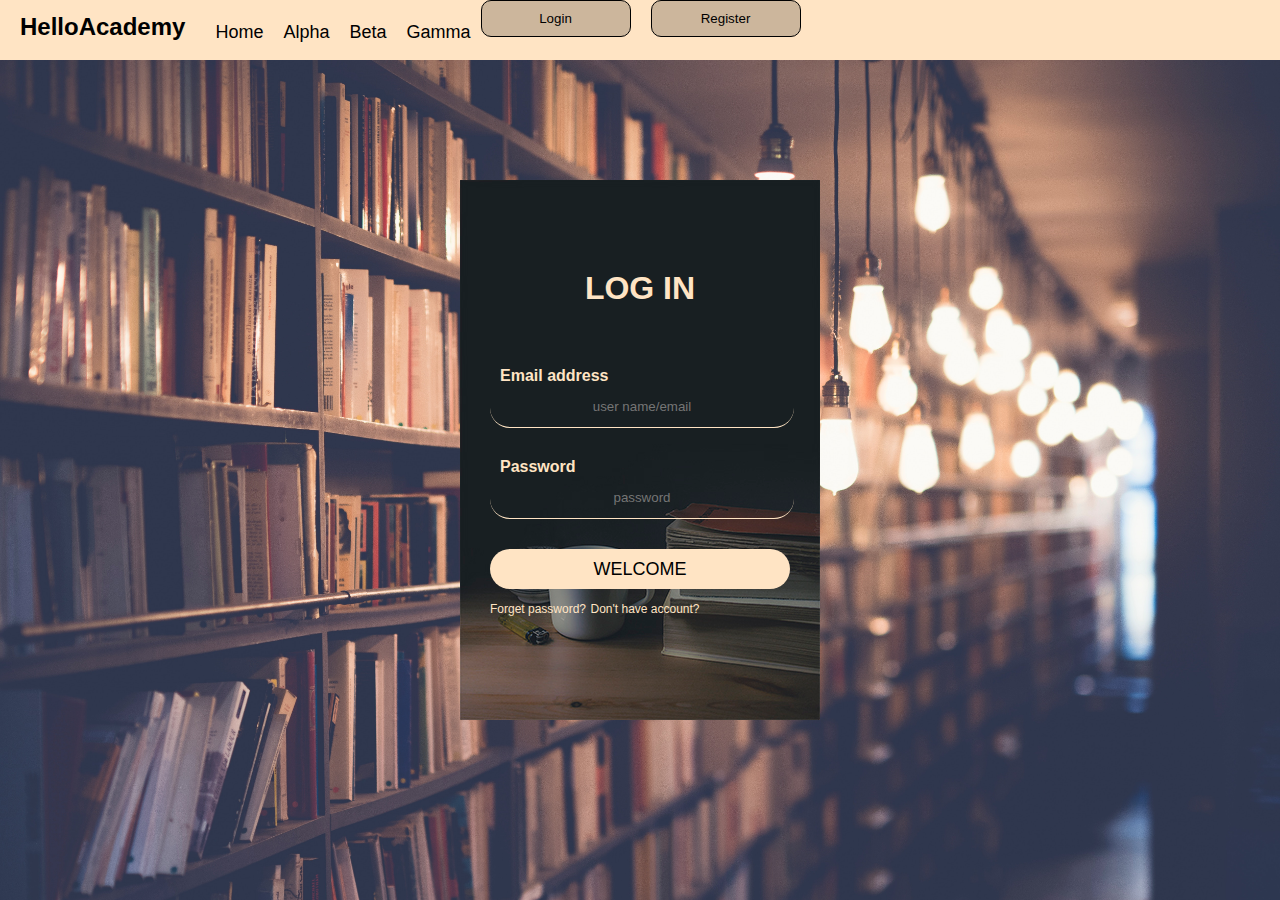
<file: Api/login.html>
<!DOCTYPE html>
<html lang="en">
<head>
    <meta charset="UTF-8">
    <meta name="viewport" content="width=device-width, initial-scale=1.0">
    <meta http-equiv="X-UA-Compatible" content="ie=edge">
    <link rel="stylesheet" href="css/login.css">
    <link rel="stylesheet" href="css/nav.css">
    <title> Login</title>
</head>

<body>
   <div class="navbar"> <nav>
        <p>HelloAcademy</p>
        <ul>
            <li><a href="#">Home</a></li>
            <li><a href="#">Alpha</a></li>
            <li><a href="#">Beta</a>
                <ul>
                    <li><a href="#">Alpha</a></li>
                    <li><a href="#">Beta</a></li>
                    <li><a href="#">Gamma</a></li>
                </ul>
            </li>
            <li><a href="#">Gamma</a>
            </li>
        </ul>
        <ul class="buttons">
            <li><button>Login</button></li>
            <li><button>Register</button></li>
        </ul>
    </nav></div>
<!--Login Page-->
    <div class="login">
        <form action="#" name="login1">
            <h1>LOG IN</h1>
            <p>
                <b>Email address</b>
                <input type="text" placeholder="user name/email" name="em">
                <b>Password</b>
                <input type="password" placeholder="password">
                <input type="submit" value="welcome" name="ps">
                <a href="#">Forget password?</a>
                <a class="reg" href="#">Don't have account?</a></p>
        </form>
    </div>
</body>
</html>
</file>
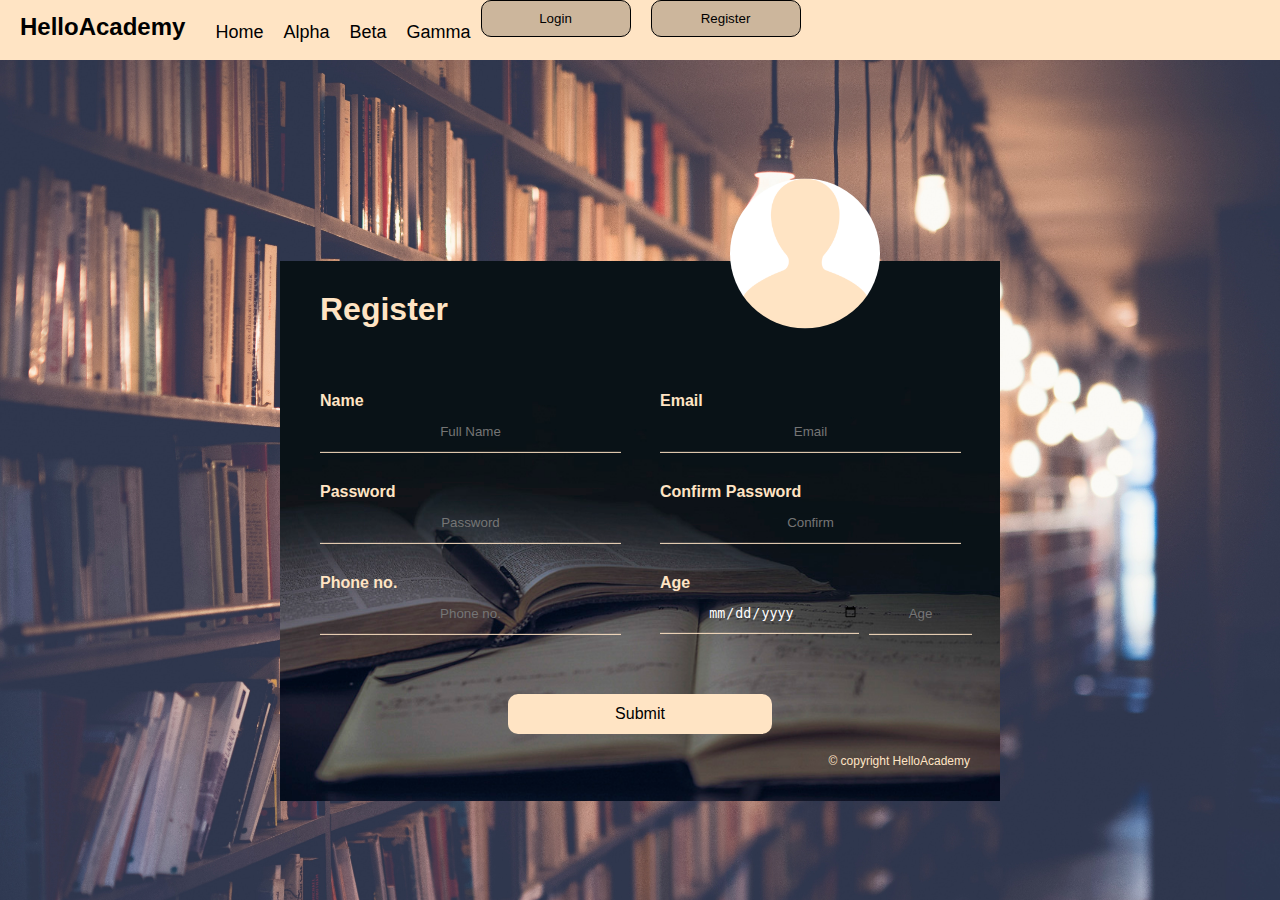
<file: Api/register.html>
<!DOCTYPE html>
<html lang="en">

<head>
    <meta charset="UTF-8">
    <meta name="viewport" content="width=device-width, initial-scale=1.0">
    <meta http-equiv="X-UA-Compatible" content="ie=edge">
    <link rel="stylesheet" href="css/login.css">
    <link rel="stylesheet" href="css/nav.css">
    <link rel="stylesheet" href="css/register.css">
    <!--<link rel="stylesheet" href="/css/bootstrap.min.css">
    <link rel="stylesheet" href="/css/datepicker.css">-->
    <title> Login</title>
</head>

<body>
    <div class="navbar"><nav>
        <p>HelloAcademy</p>
        <ul>
            <li><a href="#">Home</a></li>
            <li><a href="#">Alpha</a></li>
            <li><a href="#">Beta</a>
                <ul>
                    <li><a href="#">Alpha</a></li>
                    <li><a href="#">Beta</a></li>
                    <li><a href="#">Gamma</a></li>
                </ul>
            </li>
            <li><a href="#">Gamma</a>
            </li>
        </ul>
        <ul class="buttons">
            <li><button>Login</button></li>
            <li><button>Register</button></li>
        </ul>
    </nav></div>
    <!--Register Page-->
    <div class="register">
        <div class="heading">
            <h1>Register<img src="images/pngs/id.png" alt=""></h1>
        </div>

        <div class="det">
            <!--Left Side-->
            <div class="left">
                <b>Name</b><input type="text" placeholder="Full Name">
                <b>Password</b><input type="password" placeholder="Password">
                <b>Phone no.</b><input type="text" placeholder="Phone no." inputmode="numeric">
            </div>

            <!--Right Side-->
            <div class="right">
                <b>Email</b><input type="text" placeholder="Email">
                <b>Confirm Password</b><input type="password" placeholder="Confirm">
                <b>Age</b><br><input type="date" id="date"><input type="text" inputmode="numeric" placeholder="Age">
            </div>
        </div>
        <div class="butt"><input type="submit" value="Submit"></div>
        <div class="copyright">
            &copy; copyright HelloAcademy
        </div>
    </div>
</body>

</html>
</file>
<file: Api/css/login.css>
body {
    margin: 0;
    padding: 0;
    background-image: url('../images/bg2.jpg');
    background-size: cover;
    font-family: sans-serif;
}

.login form {
    height: 540px;
    width: 360px;
    top: 50%;
    left: 50%;
    position: absolute;
    background-image: url('../images/login11.jpg');

    transform: translate(-50%, -50%);
    box-sizing: border-box;
    padding: 30px;
}

h1 {
    margin-top: 20%;
    margin-bottom: 20%;
    text-align: center;
    color: bisque;
}

form b {
    padding-left: 10px;
    padding-top: 20%;
    color: bisque;
}

.login input {
    width: 100%;
    height: 20px;
}

.login input[type="text"],
input[type="password"] {
    border: none;
    border-bottom: 1px solid bisque;
    border-radius: 20px;
    background: transparent;
    outline: none;
    height: 40px;
    margin-bottom: 30px;
    color: white;
    text-align: center;
}

.login input[type="submit"] {
    border: none;
    outline: none;
    height: 40px;
    background: bisque;
    color: black;
    font-size: 18px;
    text-transform: uppercase;
    margin-bottom: 10px;
    border-radius: 20px;
}

.login a {
    text-decoration: none;
    color: bisque;
    font-size: 12px;
}
</file>
<file: Api/css/nav.css>
.navbar {
    width: 100%;
    height: 60px;
    background-color: bisque;
    z-index: 1000;
}

.navbar p {
    font-family: sans-serif;
    color: black;
    font-size: 24px;
    line-height: 5px;
    float: left;
    padding: 0px 20px;
    font-weight: 600;
}

.navbar ul {
    padding-left: 0px;
    margin-top: 0px;
    float: left;
}

.navbar ul li {
    float: left;
    list-style: none;
    position: relative;
}

.navbar ul li a {
    display: block;
    font-family: sans-serif;
    color: black;
    font-size: 16px;
    line-height: 55px;
    padding: 5px 10px 0px 10px;
    text-decoration: none;
    font-size: 18px;
}

.navbar ul li ul {
    padding: 10px;
    display: none;
    position: absolute;
    background-color: bisque;
}

.navbar ul li:hover ul {
    display: block;
}

.navbar ul li ul li {
    width: 100%;
    border-bottom: 1px solid black;
}

.navbar ul li ul li a {
    padding: 0px 10px 0px 10px;
}

.navbar ul li ul li a:hover {
    background-color: #ffddb3;
}

.navbar ul li a:hover {
    background-color: #ffddb3;
}

.buttons {
    margin: 7px 0px 0px 0px;
    padding: 0;
    float: right;
    display: flex;
}

.buttons li {
    margin-right: 20px;
}

.buttons li button {
    padding: 10px;
    width: 150px;
    border: 1px solid black;
    background-color: rgba(1, 1, 1, .2);
    border-radius: 10px;
    border-bottom: 1px solid black;
}
.buttons li button:hover {
    padding: 10px;
    width: 150px;
    border: none;
    background-color: rgba(1, 1, 1, .4);
    color: bisque;
    border-radius: 10px;
    transition: .6s;
}
</file>
<file: Api/css/register.css>
body {
    margin: 0;
    padding: 0;
    background-image: url('../images/bg2.jpg');
    background-size: cover;
    font-family: sans-serif;
}

.register {
    background: url('../images/bg11.jpg');
    background-size: cover;
    height: 540px;
    width: 720px;
    top: 50%;
    left: 50%;
    position: absolute;
    transform: translate(-50%, -35%);
    box-sizing: border-box;
    padding: 30px;
}

.register h1 {
    margin-top: 0%;
    margin-bottom: 10%;
    text-align: left;
    color: bisque;
    width: 55%;
    transform: translate(10px, 0px);
}

.heading {
    margin: 0;
    padding: 0;
}

.register img {
    height: 150px;
    width: 150px;
    border-radius: 50%;
    float: right;
    position: relative;
    padding: 0;
    margin: 0;
    left: 50%;
    transform: translate(10%, -75%);
}

.det {
    transform: translate(10px, 0px);
}

.register b {
    color: bisque;
}

.left {
    height: 70%;
    width: 50%;
    float: left;
    transform: translate(0%, -18%);
}

.right {
    height: 70%;
    width: 50%;
    float: right;
    transform: translate(0%, -18%);
}

.register input {
    width: 90%;
    height: 20px;
}

.right input,
.right b {
    margin-left: 10px;
}

.register input {
    border: none;
    border-bottom: 1px solid bisque;
    border-radius: 0px;
    background: transparent;
    outline: none;
    height: 40px;
    margin-bottom: 30px;
    color: white;
    text-align: center;
}

.right input[type="date"] {
    width: 60%;
}

.right input[placeholder="Age"] {
    width: 30%;
}

.register input[type="submit"] {
    width: 40%;
    font-size: 16px;
    padding: 0;
    border: none;
    margin: 0% 0% 0% 30%;
    background-color: bisque;
    border-radius: 10px;
    color: black;
    transform: translateY(-20px)
}

.register input[type="submit"]{}

.butt input:hover {
    border: 1px solid bisque;
    background-color: rgba(1, 1, 1, .2);
    color: bisque;
    transition: .4s;
}

.copyright{
    float: right;
    font-size: 12px;
    color: bisque;
}
</file>
